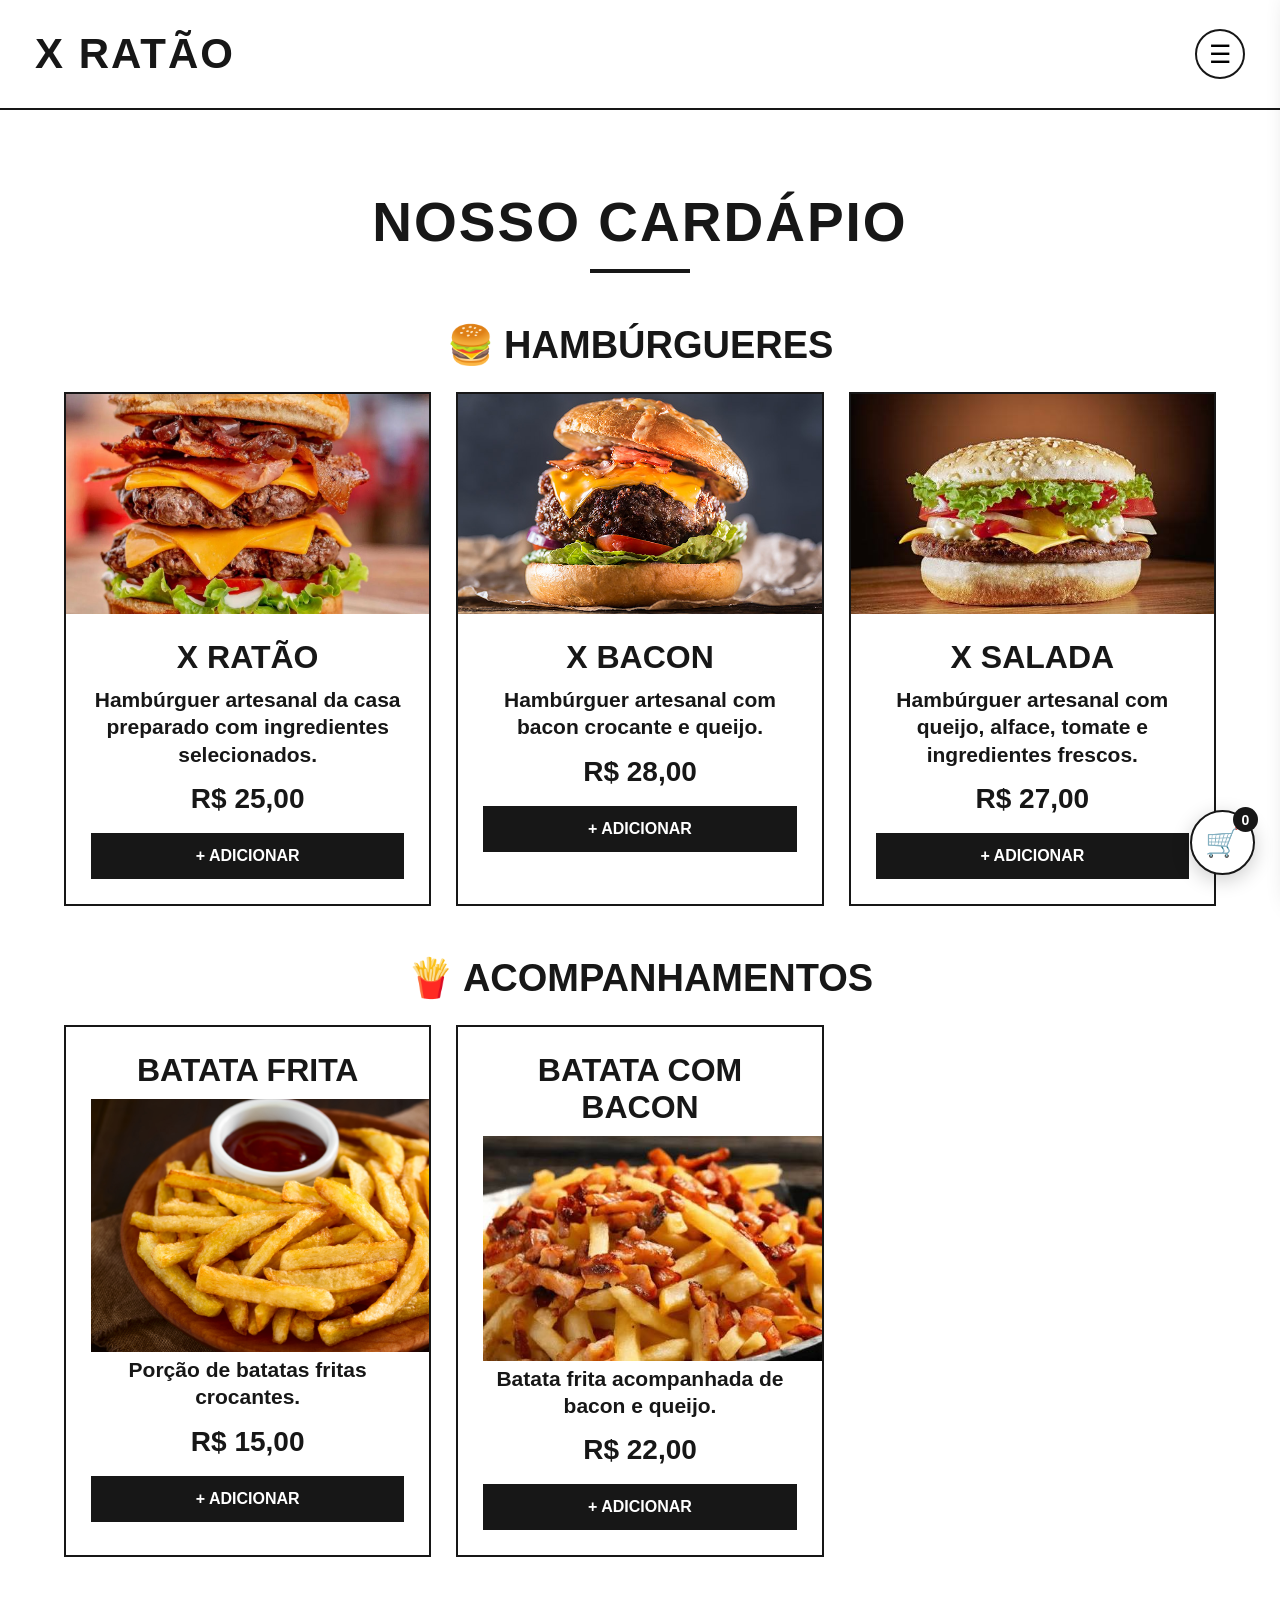
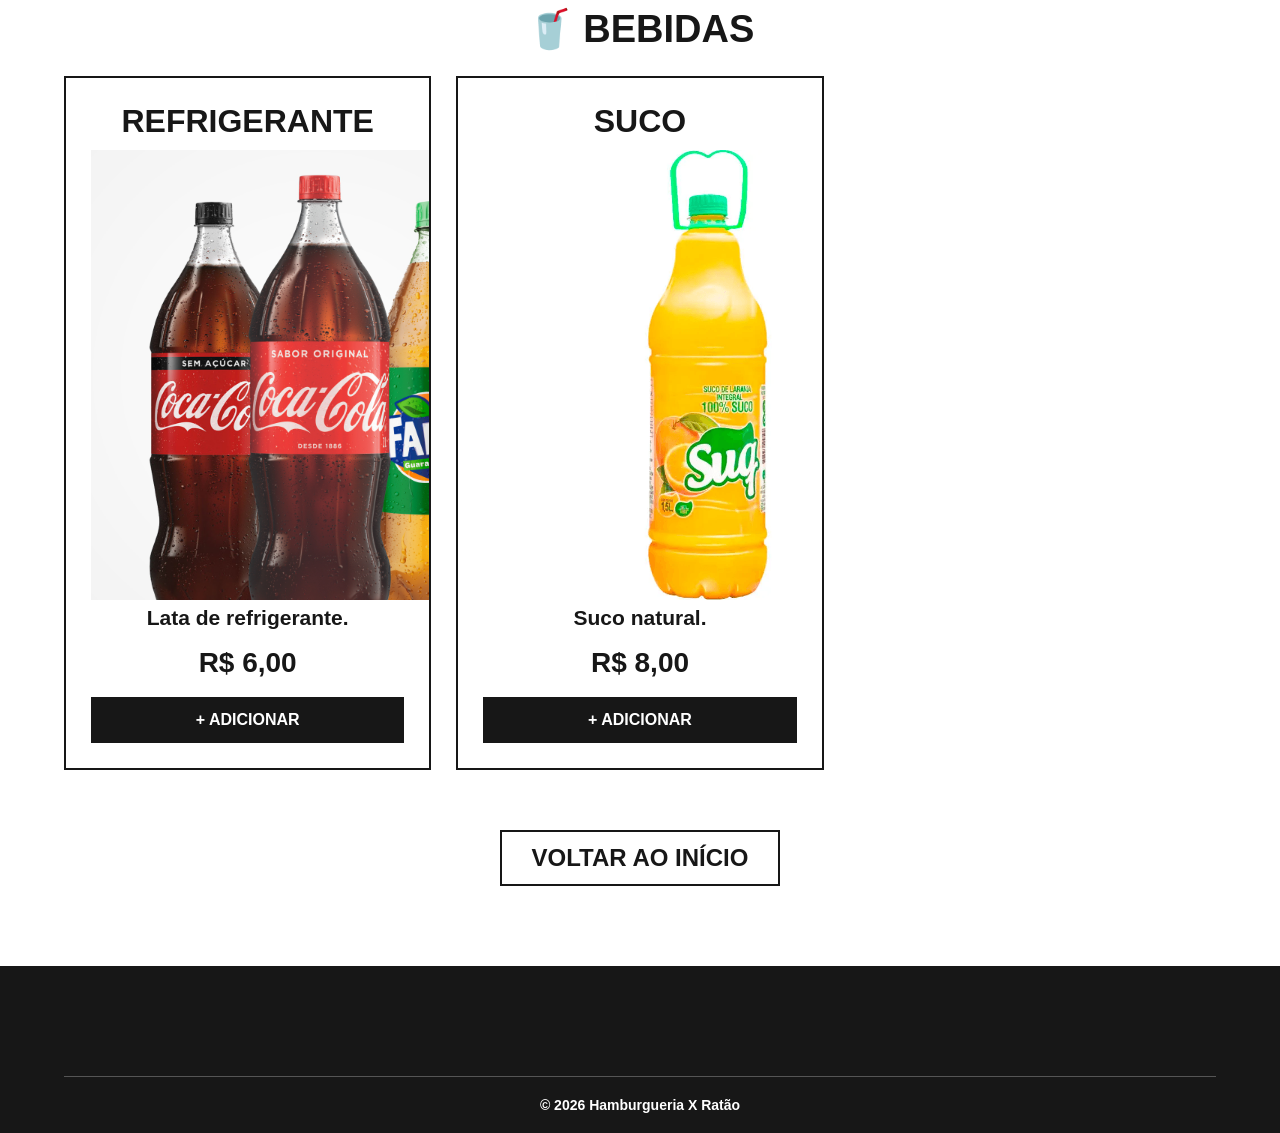
<file: cardapio.html>
<!DOCTYPE html>
<html lang="pt-BR">

<head>

    <meta charset="UTF-8">

    <meta
        name="viewport"
        content="width=device-width, initial-scale=1.0"
    >

    <title>Cardápio - X Ratão</title>

    <!-- Fonte -->
    <link rel="preconnect" href="https://fonts.googleapis.com">

    <link
        rel="preconnect"
        href="https://fonts.gstatic.com"
        crossorigin
    >

    <link
        href="https://fonts.googleapis.com/css2?family=Caveat:wght@400;500;600;700&display=swap"
        rel="stylesheet"
    >

    <!-- CSS -->
    <link
        rel="stylesheet"
        href="style.css"
    >

</head>


<body>


    <!-- =========================
         CARRINHO
    ========================== -->

    <button
        class="botao-carrinho"
        onclick="abrirCarrinho()"
        aria-label="Abrir carrinho"
    >
        🛒

        <span id="contador-carrinho">
            0
        </span>

    </button>


    <div
        id="fundo-carrinho"
        class="fundo-carrinho"
        onclick="fecharCarrinho()"
    >
    </div>


    <aside
        id="carrinho"
        class="carrinho"
    >

        <div class="cabecalho-carrinho">

            <h2>
                🛒 SEU PEDIDO
            </h2>

            <button
                onclick="fecharCarrinho()"
                class="fechar-carrinho"
                aria-label="Fechar carrinho"
            >
                ×
            </button>

        </div>


        <div
            id="itens-carrinho"
            class="itens-carrinho"
        >

            <p class="carrinho-vazio">
                Seu carrinho está vazio.
            </p>

        </div>


        <div class="rodape-carrinho">

            <div class="total-carrinho">

                <span>
                    Total:
                </span>

                <strong id="total-carrinho">
                    R$ 0,00
                </strong>

            </div>


            <button
                class="finalizar-pedido"
                onclick="finalizarPedido()"
            >
                FINALIZAR PEDIDO
            </button>

        </div>

    </aside>



    <!-- =========================
         CABEÇALHO
    ========================== -->

    <header class="header">

        <div class="logo-text">
            X RATÃO
        </div>

        <div class="logo-central">
        </div>

        <button
            class="menu-button"
            onclick="abrirMenu()"
            aria-label="Abrir menu"
        >
            ☰
        </button>

    </header>



    <!-- =========================
         MENU
    ========================== -->

    <nav id="menu" class="menu">

    <div class="menu-topo">

    <div class="logo-menu">
        <img src="imagens/logo2.png" alt="Logo X Ratão">
        <span>X RATÃO</span>
    </div>

    <button onclick="abrirMenu()" aria-label="Fechar menu">
        ×
    </button>

</div>
 </div>

    <a href="index.html">🏠 INÍCIO</a>

    <a href="cardapio.html">🍔 CARDÁPIO</a>

    <a href="cardapio.html">🛒 MEU CARRINHO</a>

    <a href="galeria.html">📸 GALERIA</a>

    <a href="sobre.html">👥 SOBRE NÓS</a>

    <a href="index.html#contato">📞 CONTATO</a>

</nav>


    <!-- =========================
         CARDÁPIO
    ========================== -->

    <main>

        <section class="secao">

            <h2>
                NOSSO CARDÁPIO
            </h2>

            <div class="linha-decorativa">
            </div>



            <!-- =========================
                 HAMBÚRGUERES
            ========================== -->

            <h3 class="titulo-cardapio">
                🍔 HAMBÚRGUERES
            </h3>


            <div class="cardapio-container">



                <!-- X RATÃO -->

                <article class="item-cardapio">

                    <img
                        src="imagens/artesanal.jpg"
                        alt="X Ratão"
                    >

                    <div class="info-cardapio">

                        <h3>
                            X RATÃO
                        </h3>

                        <p>
                            Hambúrguer artesanal da casa
                            preparado com ingredientes
                            selecionados.
                        </p>

                        <strong>
                            R$ 25,00
                        </strong>

                        <button
                            class="adicionar-carrinho"
                            onclick="adicionarCarrinho('X RATÃO', 25.00)"
                        >
                            + ADICIONAR
                        </button>

                    </div>

                </article>



                <!-- BACON -->

                <article class="item-cardapio">

                    <img
                        src="imagens/hamburguer.jpg"
                        alt="Hambúrguer com bacon"
                    >

                    <div class="info-cardapio">

                        <h3>
                            X BACON
                        </h3>

                        <p>
                            Hambúrguer artesanal com
                            bacon crocante e queijo.
                        </p>

                        <strong>
                            R$ 28,00
                        </strong>

                        <button
                            class="adicionar-carrinho"
                            onclick="adicionarCarrinho('X BACON', 28.00)"
                        >
                            + ADICIONAR
                        </button>

                    </div>

                </article>



                <!-- SALADA -->

                <article class="item-cardapio">

                    <img
                        src="imagens/xsalada.jpg"
                        alt="Hambúrguer com salada"
                    >

                    <div class="info-cardapio">

                        <h3>
                            X SALADA
                        </h3>

                        <p>
                            Hambúrguer artesanal com
                            queijo, alface, tomate e
                            ingredientes frescos.
                        </p>

                        <strong>
                            R$ 27,00
                        </strong>

                        <button
                            class="adicionar-carrinho"
                            onclick="adicionarCarrinho('X SALADA', 27.00)"
                        >
                            + ADICIONAR
                        </button>

                    </div>

                </article>


            </div>



            <!-- =========================
                 ACOMPANHAMENTOS
            ========================== -->

            <h3 class="titulo-cardapio">
                🍟 ACOMPANHAMENTOS
            </h3>


            <div class="cardapio-container">



                <!-- BATATA FRITA -->

                <article class="item-cardapio">

                    <div class="info-cardapio">

                        <h3>
                            BATATA FRITA
                        </h3>

                        <img
                            src="imagens/crocante.jpg"
                            alt="Batata frita"
                        >

                        <p>
                            Porção de batatas fritas
                            crocantes.
                        </p>

                        <strong>
                            R$ 15,00
                        </strong>

                        <button
                            class="adicionar-carrinho"
                            onclick="adicionarCarrinho('BATATA FRITA', 15.00)"
                        >
                            + ADICIONAR
                        </button>

                    </div>

                </article>



                <!-- BATATA COM BACON -->

                <article class="item-cardapio">

                    <div class="info-cardapio">

                        <h3>
                            BATATA COM BACON
                        </h3>

                        <img
                            src="imagens/batata.jpg"
                            alt="Batata com bacon"
                        >

                        <p>
                            Batata frita acompanhada
                            de bacon e queijo.
                        </p>

                        <strong>
                            R$ 22,00
                        </strong>

                        <button
                            class="adicionar-carrinho"
                            onclick="adicionarCarrinho('BATATA COM BACON', 22.00)"
                        >
                            + ADICIONAR
                        </button>

                    </div>

                </article>


            </div>



            <!-- =========================
                 BEBIDAS
            ========================== -->

            <h3 class="titulo-cardapio">
                🥤 BEBIDAS
            </h3>


            <div class="cardapio-container">



                <!-- REFRIGERANTE -->

                <article class="item-cardapio">

                    <div class="info-cardapio">

                        <h3>
                            REFRIGERANTE
                        </h3>

                        <img
                            src="imagens/Refrigerante.jpg"
                            alt="Refrigerante"
                        >

                        <p>
                            Lata de refrigerante.
                        </p>

                        <strong>
                            R$ 6,00
                        </strong>

                        <button
                            class="adicionar-carrinho"
                            onclick="adicionarCarrinho('REFRIGERANTE', 6.00)"
                        >
                            + ADICIONAR
                        </button>

                    </div>

                </article>



                <!-- SUCO -->

                <article class="item-cardapio">

                    <div class="info-cardapio">

                        <h3>
                            SUCO
                        </h3>

                        <img
                            src="imagens/suco.png"
                            alt="Suco"
                        >

                        <p>
                            Suco natural.
                        </p>

                        <strong>
                            R$ 8,00
                        </strong>

                        <button
                            class="adicionar-carrinho"
                            onclick="adicionarCarrinho('SUCO', 8.00)"
                        >
                            + ADICIONAR
                        </button>

                    </div>

                </article>


            </div>



            <!-- =========================
                 VOLTAR
            ========================== -->

            <div class="voltar-container">

                <a
                    href="index.html"
                    class="botao-sobre"
                >
                    VOLTAR AO INÍCIO
                </a>

            </div>


        </section>

    </main>



    <!-- =========================
         RODAPÉ
    ========================== -->

    <footer class="footer">

        <div class="copyright">

            © 2026 Hamburgueria X Ratão

        </div>

    </footer>



    <!-- JavaScript -->

    <script src="script.js"></script>


</body>

</html>
</file>
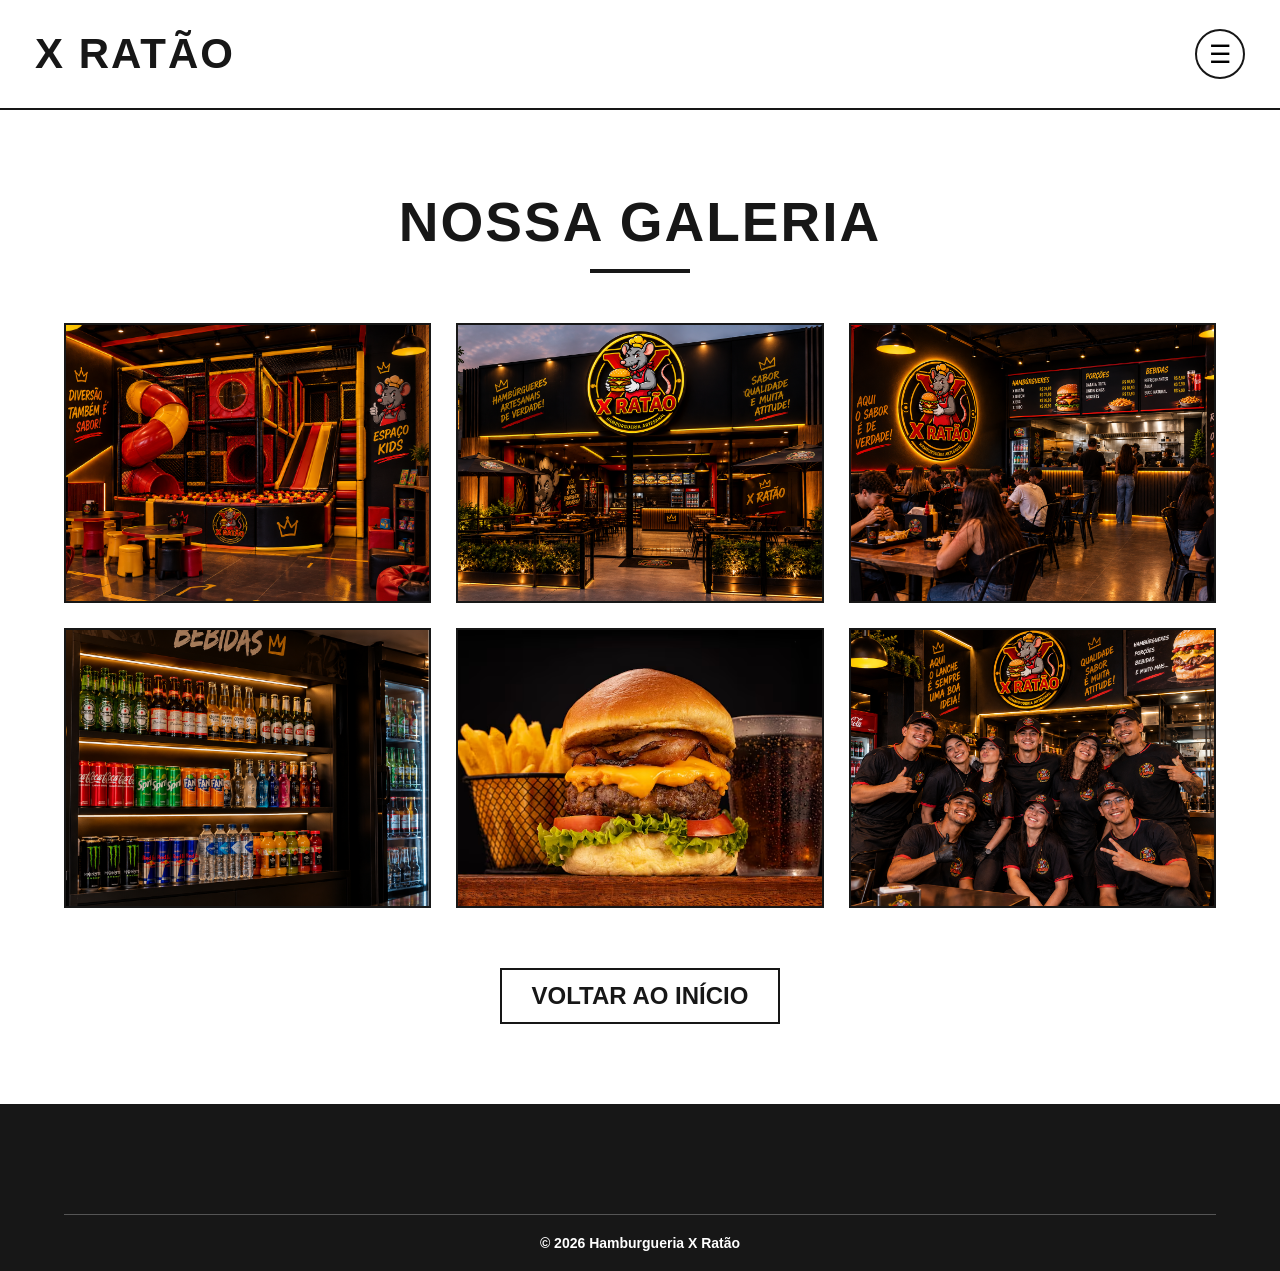
<file: galeria.html>
<!DOCTYPE html>
<html lang="pt-BR">

<head>

    <meta charset="UTF-8">

    <meta
        name="viewport"
        content="width=device-width, initial-scale=1.0"
    >

    <title>Galeria - X Ratão</title>

    <!-- Fonte -->
    <link rel="preconnect" href="https://fonts.googleapis.com">

    <link
        rel="preconnect"
        href="https://fonts.gstatic.com"
        crossorigin
    >

    <link
        href="https://fonts.googleapis.com/css2?family=Caveat:wght@400;500;600;700&display=swap"
        rel="stylesheet"
    >

    <!-- CSS -->
    <link
        rel="stylesheet"
        href="style.css"
    >

</head>


<body>


    <!-- =========================
         CABEÇALHO
    ========================== -->

    <header class="header">

        <div class="logo-text">
            X RATÃO
        </div>

        <div class="logo-central">
           
        </div>

        <button
            class="menu-button"
            onclick="abrirMenu()"
            aria-label="Abrir menu"
        >
            ☰
        </button>

    </header>


    <!-- =========================
         MENU
    ========================== -->

    <nav id="menu" class="menu">

    <div class="menu-topo">

    <div class="logo-menu">
        <img src="imagens/logo2.png" alt="Logo X Ratão">
        <span>X RATÃO</span>
    </div>

    <button onclick="abrirMenu()" aria-label="Fechar menu">
        ×
    </button>

</div>
 </div>

    <a href="index.html">🏠 INÍCIO</a>

    <a href="cardapio.html">🍔 CARDÁPIO</a>

    <a href="cardapio.html">🛒 MEU CARRINHO</a>

    <a href="galeria.html">📸 GALERIA</a>

    <a href="sobre.html">👥 SOBRE NÓS</a>

    <a href="index.html#contato">📞 CONTATO</a>

</nav>


    <!-- =========================
         GALERIA
    ========================== -->

    <main>

        <section class="secao">

            <h2>
                NOSSA GALERIA
            </h2>

            <div class="linha-decorativa"></div>


            <div class="galeria-container">


                <!-- FOTO 1 -->

                <div class="foto-galeria">

                    <img
                        src="imagens/parquinho.png"
                        alt="Hamburgueria X Ratão"
                    >

                </div>


                <!-- FOTO 2 -->

               
                <div class="foto-galeria">

                    <img
                        src="imagens/entrada.png"
                        alt="Ambiente da hamburgueria"
                    >

                </div>


                <!-- FOTO 3 -->

                <div class="foto-galeria">

                    <img
                        src="imagens/espaco gente.png"
                        alt="Hambúrguer artesanal"
                    >

                </div>
                       <div class="foto-galeria">

                    <img
                        src="imagens/deck.png"
                        alt="Hambúrguer artesanal"
                    >

                </div>
                 <div class="foto-galeria">

                    <img
                        src="imagens/combo.avif"
                        alt="Hambúrguer artesanal"
                    >

                </div>
                 <div class="foto-galeria">

                    <img
                        src="imagens/galera.png"
                        alt="Hambúrguer artesanal"
                    >

                </div>
                </div>


            </div>


            <!-- =========================
                 VOLTAR
            ========================== -->

            <div class="voltar-container">

                <a
                    href="index.html"
                    class="botao-sobre"
                >
                    VOLTAR AO INÍCIO
                </a>

            </div>

        </section>

    </main>


    <!-- =========================
         RODAPÉ
    ========================== -->

    <footer class="footer">

        <div class="copyright">

            © 2026 Hamburgueria X Ratão

        </div>

    </footer>


    <!-- JavaScript -->

    <script src="script.js"></script>

</body>

</html>
</file>
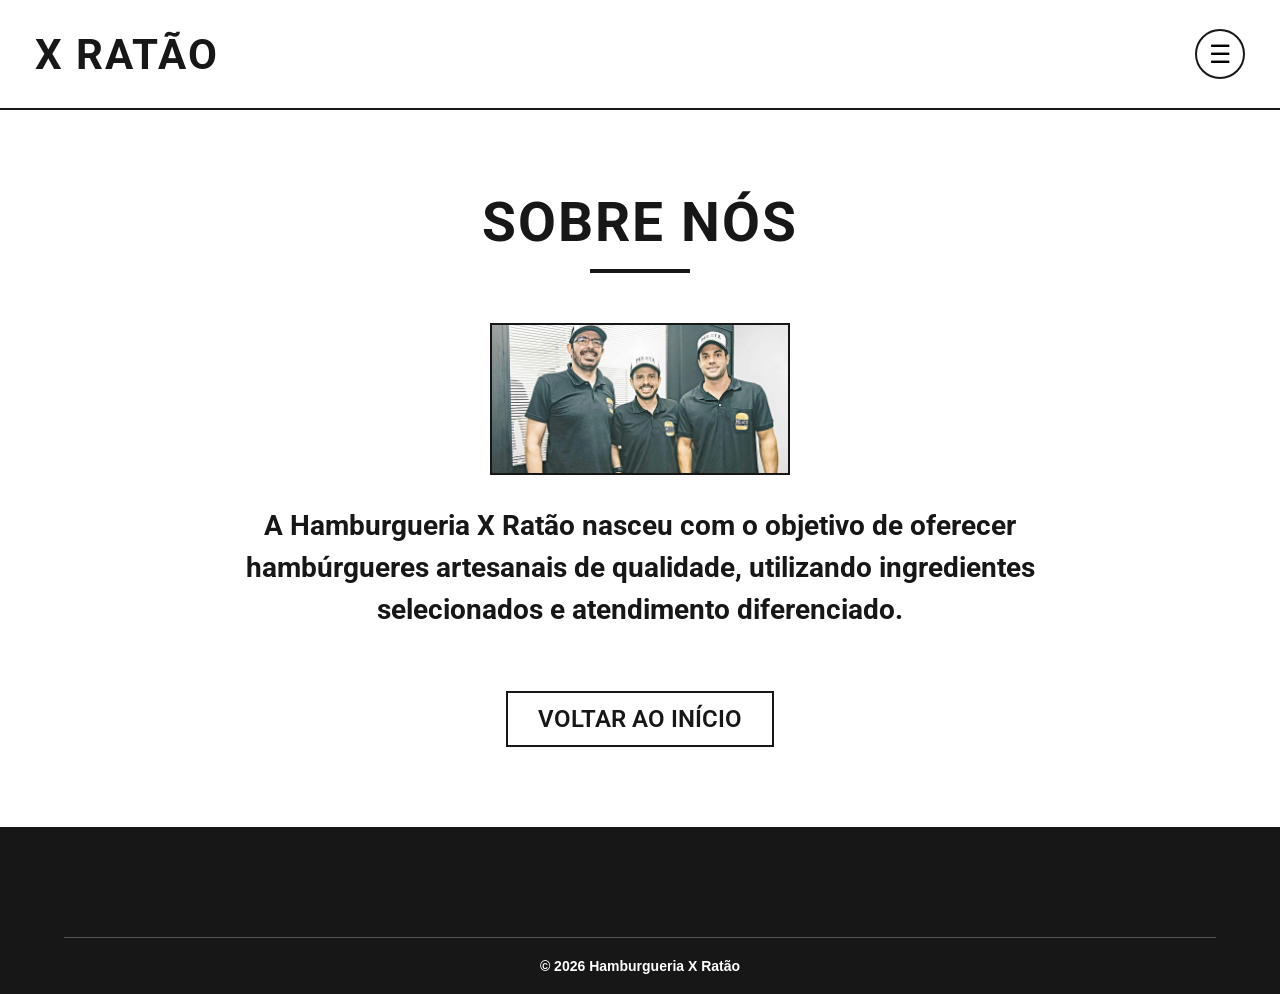
<file: sobre.html>
<!DOCTYPE html>
<html lang="pt-BR">

<head>

    <meta charset="UTF-8">

    <meta
        name="viewport"
        content="width=device-width, initial-scale=1.0"
    >

    <title>Sobre Nós - X Ratão</title>

    <!-- Fonte -->
    <link rel="preconnect" href="https://fonts.googleapis.com">

    <link
        rel="preconnect"
        href="https://fonts.gstatic.com"
        crossorigin
    >

    <link
    href="https://fonts.googleapis.com/css2?family=Roboto:wght@700&display=swap"
    rel="stylesheet"
>
    <!-- CSS -->
    <link
        rel="stylesheet"
        href="style.css"
    >

</head>


<body>


    <!-- =========================
         CABEÇALHO
    ========================== -->

    <header class="header">

        <div class="logo-text">
            X RATÃO
        </div>

        <div class="logo-central">
            
        </div>

        <button
            class="menu-button"
            onclick="abrirMenu()"
            aria-label="Abrir menu"
        >
            ☰
        </button>

    </header>


    <!-- =========================
         MENU
    ========================== -->

    <nav id="menu" class="menu">

    <div class="menu-topo">

    <div class="logo-menu">
        <img src="imagens/logo2.png" alt="Logo X Ratão">
        <span>X RATÃO</span>
    </div>

    <button onclick="abrirMenu()" aria-label="Fechar menu">
        ×
    </button>

</div>
 </div>

    <a href="index.html">🏠 INÍCIO</a>

    <a href="cardapio.html">🍔 CARDÁPIO</a>

    <a href="cardapio.html">🛒 MEU CARRINHO</a>

    <a href="galeria.html">📸 GALERIA</a>

    <a href="sobre.html">👥 SOBRE NÓS</a>

    <a href="index.html#contato">📞 CONTATO</a>

</nav>


    <!-- =========================
         SOBRE NÓS
    ========================== -->

    <main>

        <section class="secao">

            <h2>
                SOBRE NÓS
            </h2>

            <div class="linha-decorativa"></div>


            <img
                src="imagens/donos.jpg"
                alt="Donos da Hamburgueria"
                class="imagem-donos"
            >


            <div class="texto-sobre">

                <p>
                    A Hamburgueria X Ratão nasceu com o objetivo de
                    oferecer hambúrgueres artesanais de qualidade,
                    utilizando ingredientes selecionados e
                    atendimento diferenciado.
                </p>

            </div>


            <!-- BOTÃO VOLTAR -->

            <div class="voltar-container">

                <a
                    href="index.html"
                    class="botao-sobre"
                >
                    VOLTAR AO INÍCIO
                </a>

            </div>

        </section>

    </main>


    <!-- =========================
         RODAPÉ
    ========================== -->

    <footer class="footer">

        <div class="copyright">

            © 2026 Hamburgueria X Ratão

        </div>

    </footer>


    <!-- JavaScript -->

    <script src="script.js"></script>

</body>

</html>
</file>
<file: style.css>
/* =========================================================
   X RATÃO - ESTILO PRINCIPAL
========================================================= */


/* =========================================================
   RESET
========================================================= */

* {
    margin: 0;
    padding: 0;
    box-sizing: border-box;
}


html {
    scroll-behavior: smooth;
}


body {
    font-family: 'Roboto', sans-serif;
    font-weight: 700;
    background: #ffffff;
    color: #171717;
}

.logo-central img{
    width: 250px;
    p
}

.info-cardapio img{
    width: 450px;
}


/* =========================================================
   CABEÇALHO
========================================================= */

.header {
    width: 100%;
    min-height: 110px;

    background: #ffffff;

    display: flex;
    align-items: center;
    justify-content: center;

    position: relative;

    border-bottom: 2px solid #171717;
}


/* Logo escrita */

.logo-text {
    position: absolute;

    left: 35px;

    font-size: 42px;
    font-weight: 700;

    letter-spacing: 2px;
}


/* Rato central */

.logo-central {
    font-size: 55px;

    display: flex;
    align-items: center;
    justify-content: center;
}


/* =========================================================
   BOTÃO DO MENU
========================================================= */

.menu-button {
    position: absolute;

    right: 35px;

    width: 50px;
    height: 50px;

    background: transparent;

    border: 2px solid #171717;

    border-radius: 50%;

    font-size: 25px;

    cursor: pointer;

    transition: 0.3s;
}


.menu-button:hover {
    background: #171717;
    color: #fff;
}


/* =========================================================
   MENU
========================================================= */

.menu {
    width: 100%;

    background: #171717;

    display: flex;

    justify-content: center;

    align-items: center;

    gap: 45px;

    padding: 15px;

    position: relative;

    z-index: 100;
}


.menu a {
    color: #fff;

    text-decoration: none;

    font-size: 25px;

    font-weight: 600;

    transition: 0.3s;
}


.menu a:hover {
    color: #d8c8a8;

    transform: translateY(-2px);
}


/* =========================================================
   HERO
========================================================= */

.hero {
    min-height: 550px;

    width: 100%;

    display: flex;

    justify-content: center;

    align-items: center;

    text-align: center;

    background:
        linear-gradient(
            rgba(255, 255, 255, 0.75),
            rgba(255, 255, 255, 0.75)
        ),
        url("imagens/ratao.jpg");

    background-size: cover;

    background-position: center;
}


.hero-conteudo {
    display: flex;

    flex-direction: column;

    align-items: center;

    gap: 10px;
}


.pequeno-titulo {
    font-size: 30px;

    font-weight: 600;

    letter-spacing: 4px;
}


.hero h1 {
    font-size: 110px;

    line-height: 1;

    font-weight: 700;

    letter-spacing: 4px;
}


.botao-sobre {
    display: inline-block;

    margin-top: 20px;

    padding: 12px 30px;

    border: 2px solid #171717;

    color: #171717;

    text-decoration: none;

    font-size: 24px;

    font-weight: 600;

    transition: 0.3s;
}


.botao-sobre:hover {
    background: #171717;

    color: #fff;
}


/* =========================================================
   SEÇÕES
========================================================= */

.secao {
    width: 90%;

    max-width: 1200px;

    margin: 0 auto;

    padding: 80px 0;
}


.secao h2 {
    text-align: center;

    font-size: 55px;

    font-weight: 700;

    letter-spacing: 2px;
}


.linha-decorativa {
    width: 100px;

    height: 4px;

    background: #171717;

    margin: 15px auto 50px;
}


/* =========================================================
   AVALIAÇÕES
========================================================= */

.avaliacoes-container {
    display: grid;

    grid-template-columns:
        repeat(4, 1fr);

    gap: 25px;
}


.card-avaliacao {
    border: 2px solid #171717;

    padding: 30px;

    text-align: center;

    min-height: 220px;

    display: flex;

    flex-direction: column;

    justify-content: center;

    transition: 0.3s;
}


.card-avaliacao:hover {
    transform: translateY(-5px);
}


.estrelas {
    font-size: 28px;

    margin-bottom: 15px;
}


.card-avaliacao p {
    font-size: 22px;

    line-height: 1.3;
}


.card-avaliacao .cliente {
    margin-top: 15px;

    font-weight: 700;
}


/* =========================================================
   DESTAQUES
========================================================= */

.destaques {
    border-top: 2px solid #171717;
}


.destaques-container {
    display: grid;

    grid-template-columns:
        repeat(3, 1fr);

    gap: 30px;
}


.card-destaque {
    border: 2px solid #171717;

    overflow: hidden;

    text-align: center;

    background: #ffffff;

    transition: 0.3s;
}


.card-destaque:hover {
    transform: translateY(-5px);
}


.imagem-destaque {
    width: 100%;

    height: 260px;

    overflow: hidden;
}


.imagem-destaque img {


    width: 100%;

    height: 100%;

    object-fit: cover;

    display: block;

    transition: 0.4s;
}


.card-destaque:hover img {
    transform: scale(1.05);
}


.card-destaque h3 {
    font-size: 30px;

    margin: 20px 15px 5px;
}


.card-destaque p {
    font-size: 21px;

    padding: 0 20px 25px;
}


/* =========================================================
   SOBRE NÓS
========================================================= */

.imagem-donos {
    width: 300px;

    max-width: 100%;

    display: block;

    margin: 0 auto 30px;

    border: 2px solid #171717;
}


.texto-sobre {
    max-width: 900px;

    margin: 0 auto;

    text-align: center;
}


.texto-sobre p {
    font-size: 28px;

    line-height: 1.5;
}


.voltar-container {
    text-align: center;

    margin-top: 40px;
}


/* =========================================================
   CARDÁPIO
========================================================= */

.titulo-cardapio {
    font-size: 38px;

    margin: 50px 0 25px;

    text-align: center;
}


.cardapio-container {
    display: grid;

    grid-template-columns:
        repeat(3, 1fr);

    gap: 25px;

    margin-bottom: 30px;
}


.item-cardapio {
    border: 2px solid #171717;

    background: #ffffff;

    overflow: hidden;

    transition: 0.3s;
}


.item-cardapio:hover {
    transform: translateY(-5px);
}


.item-cardapio > img {
    width: 100%;

    height: 220px;

    object-fit: cover;

    display: block;
}


.info-cardapio {
    padding: 25px;

    text-align: center;
}


.info-cardapio h3 {
    font-size: 32px;

    margin-bottom: 10px;
}


.info-cardapio p {
    font-size: 21px;

    line-height: 1.3;

    margin-bottom: 15px;
}


.info-cardapio strong {
    font-size: 28px;
}


/* =========================================================
   GALERIA
========================================================= */

.galeria-container {
    display: grid;

    grid-template-columns:
        repeat(3, 1fr);

    gap: 25px;
}


.foto-galeria {
    width: 100%;

    height: 280px;

    overflow: hidden;

    border: 2px solid #171717;
}


.foto-galeria img {
    width: 100%;

    height: 100%;

    object-fit: cover;

    display: block;

    transition: 0.4s;
}


.foto-galeria:hover img {
    transform: scale(1.08);
}


/* =========================================================
   RODAPÉ
========================================================= */

.footer {
    background: #171717;

    color: #fff;

    padding: 60px 5% 0;

    text-align: center;
}


.footer h2 {
    font-size: 45px;

    margin-bottom: 40px;
}


.footer-container {
    max-width: 1100px;

    margin: 0 auto;

    display: grid;

    grid-template-columns:
        repeat(2, 1fr);

    gap: 60px;

    text-align: left;
}


.footer h3 {
    font-size: 28px;

    margin: 20px 0 5px;
}


.footer p {
    font-size: 22px;

    margin-bottom: 5px;
}


/* =========================================================
   REDES SOCIAIS
========================================================= */

.redes {
    text-align: center;
}


.icones-redes {
    display: flex;

    justify-content: center;

    gap: 15px;

    margin: 20px 0 35px;
}


.icones-redes a {
    width: 45px;

    height: 45px;

    border: 2px solid #fff;

    border-radius: 50%;

    display: flex;

    align-items: center;

    justify-content: center;

    color: #fff;

    text-decoration: none;

    font-family: Arial, sans-serif;

    font-size: 20px;

    transition: 0.3s;
}


.icones-redes a:hover {
    background: #fff;

    color: #171717;
}


.pagamento {
    font-family: Arial, sans-serif;

    font-size: 15px !important;

    font-weight: bold;
}


/* =========================================================
   COPYRIGHT
========================================================= */

.copyright {
    border-top: 1px solid #555;

    margin-top: 50px;

    padding: 20px;

    font-family: Arial, sans-serif;

    font-size: 14px;
}


/* =========================================================
   RESPONSIVIDADE
========================================================= */

@media (max-width: 900px) {

    .avaliacoes-container {
        grid-template-columns:
            repeat(2, 1fr);
    }


    .destaques-container {
        grid-template-columns:
            repeat(2, 1fr);
    }


    .cardapio-container {
        grid-template-columns:
            repeat(2, 1fr);
    }


    .galeria-container {
        grid-template-columns:
            repeat(2, 1fr);
    }

}


@media (max-width: 650px) {

    /* CABEÇALHO */

    .header {
        min-height: 90px;
    }


    .logo-text {
        left: 15px;

        font-size: 30px;
    }


    .logo-central {
        font-size: 40px;
    }


    .menu-button {
        right: 15px;

        width: 42px;

        height: 42px;

        font-size: 21px;
    }


    /* HERO */

    .hero {
        min-height: 450px;
    }


    .pequeno-titulo {
        font-size: 24px;
    }


    .hero h1 {
        font-size: 65px;
    }


    /* SEÇÕES */

    .secao {
        width: 90%;

        padding: 55px 0;
    }


    .secao h2 {
        font-size: 42px;
    }


    /* AVALIAÇÕES */

    .avaliacoes-container {
        grid-template-columns: 1fr;
    }


    /* DESTAQUES */

    .destaques-container {
        grid-template-columns: 1fr;
    }


    /* CARDÁPIO */

    .cardapio-container {
        grid-template-columns: 1fr;
    }


    .titulo-cardapio {
        font-size: 32px;
    }


    /* GALERIA */

    .galeria-container {
        grid-template-columns: 1fr;
    }


    .foto-galeria {
        height: 300px;
    }


    /* SOBRE */

    .texto-sobre p {
        font-size: 24px;
    }


    /* RODAPÉ */

    .footer-container {
        grid-template-columns: 1fr;

        gap: 20px;

        text-align: center;
    }


    .footer h2 {
        font-size: 38px;
    }

}

/* =========================================
   CARRINHO - X RATÃO
========================================= */


/* BOTÃO DO CARRINHO */

.botao-carrinho {

    position: fixed;

    right: 25px;
    bottom: 25px;

    width: 65px;
    height: 65px;

    border: 2px solid #171717;

    border-radius: 50%;

    background: #ffffff;

    color: #171717;

    font-size: 28px;

    cursor: pointer;

    z-index: 1000;

    box-shadow:
        0 5px 20px rgba(0, 0, 0, 0.20);

    transition: 0.3s;

}


.botao-carrinho:hover {

    transform: scale(1.08);

}


/* CONTADOR */

#contador-carrinho {

    position: absolute;

    top: -5px;
    right: -5px;

    width: 25px;
    height: 25px;

    display: flex;

    align-items: center;
    justify-content: center;

    background: #171717;

    color: #ffffff;

    border-radius: 50%;

    font-size: 14px;

    font-weight: 700;

}


/* FUNDO ESCURO */

.fundo-carrinho {

    position: fixed;

    inset: 0;

    background: rgba(0, 0, 0, 0.50);

    opacity: 0;

    visibility: hidden;

    transition: 0.3s;

    z-index: 999;

}


.fundo-carrinho.ativo {

    opacity: 1;

    visibility: visible;

}


/* PAINEL DO CARRINHO */

.carrinho {

    position: fixed;

    top: 0;
    right: -450px;

    width: 430px;

    max-width: 90%;

    height: 100vh;

    background: #ffffff;

    z-index: 1001;

    display: flex;

    flex-direction: column;

    box-shadow:
        -5px 0 25px rgba(0, 0, 0, 0.30);

    transition: 0.4s;

}


.carrinho.aberto {

    right: 0;

}


/* CABEÇALHO */

.cabecalho-carrinho {

    display: flex;

    align-items: center;

    justify-content: space-between;

    padding: 25px;

    border-bottom: 2px solid #171717;

}


.cabecalho-carrinho h2 {

    margin: 0;

    font-size: 25px;

}


.fechar-carrinho {

    border: none;

    background: transparent;

    font-size: 35px;

    cursor: pointer;

    line-height: 1;

}


/* ITENS */

.itens-carrinho {

    flex: 1;

    overflow-y: auto;

    padding: 20px;

}


.carrinho-vazio {

    text-align: center;

    margin-top: 50px;

    font-size: 20px;

}


/* ITEM */

.item-carrinho {

    border-bottom: 1px solid #cccccc;

    padding: 20px 0;

    display: grid;

    grid-template-columns: 1fr auto;

    gap: 10px;

}


.informacoes-item h3 {

    margin: 0;

    font-size: 19px;

}


.informacoes-item p {

    margin: 5px 0 0;

    font-size: 16px;

}


.controles-item {

    display: flex;

    align-items: center;

    gap: 10px;

}


.controles-item button {

    width: 30px;
    height: 30px;

    border: 1px solid #171717;

    background: #ffffff;

    cursor: pointer;

    font-size: 18px;

}


.controles-item span {

    min-width: 20px;

    text-align: center;

}


.subtotal {

    font-size: 17px;

}


.remover-item {

    border: none;

    background: transparent;

    cursor: pointer;

    font-size: 18px;

}


/* RODAPÉ DO CARRINHO */

.rodape-carrinho {

    padding: 25px;

    border-top: 2px solid #171717;

}


.total-carrinho {

    display: flex;

    justify-content: space-between;

    font-size: 23px;

    margin-bottom: 20px;

}


.finalizar-pedido {

    width: 100%;

    padding: 16px;

    border: 2px solid #171717;

    background: #171717;

    color: #ffffff;

    font-family: 'Roboto', sans-serif;

    font-weight: 700;

    font-size: 18px;

    cursor: pointer;

    transition: 0.3s;

}


.finalizar-pedido:hover {

    background: #ffffff;

    color: #171717;

}


/* BOTÃO ADICIONAR */

.adicionar-carrinho {

    display: block;

    width: 100%;

    margin-top: 18px;

    padding: 12px;

    border: 2px solid #171717;

    background: #171717;

    color: #ffffff;

    font-family: 'Roboto', sans-serif;

    font-weight: 700;

    font-size: 16px;

    cursor: pointer;

    transition: 0.3s;

}


.adicionar-carrinho:hover {

    background: #ffffff;

    color: #171717;

}


/* CELULAR */

@media (max-width: 500px) {

    .carrinho {

        width: 100%;

        max-width: 100%;

    }


    .botao-carrinho {

        right: 15px;

        bottom: 15px;

    }

}


/* =========================
   MENU LATERAL X RATÃO
========================= */

.menu {
    position: fixed;
    top: 0;
    right: -350px;
    width: 320px;
    height: 100vh;
    background: #171717;
    display: flex;
    flex-direction: column;
    padding: 0;
    z-index: 2000;
    transition: right 0.4s ease;
    box-shadow: -5px 0 20px rgba(0, 0, 0, 0.3);
}

.menu.ativo {
    right: 0;
}


/* TOPO DO MENU */

.menu-topo {
    display: flex;
    align-items: center;
    justify-content: space-between;
    padding: 25px 30px;
    border-bottom: 1px solid #444;
}


/* NOME X RATÃO */

.menu-topo span {
    color: #fff;
    font-size: 25px;
    font-weight: 700;
    white-space: nowrap;
}


/* BOTÃO X DE FECHAR */

.menu-topo button {
    background: none;
    border: none;
    color: #f00909;
    font-size: 28px;
    font-weight: 400;
    cursor: pointer;
    padding: 5px 10px;
    margin-left: 100px;
}


.menu a {
    color: #fff;
    text-decoration: none;
    font-size: 20px;
    font-weight: 700;
    padding: 20px 25px;
    border-bottom: 1px solid #333;
    transition: 0.3s;
}


.menu a:hover {
    background: #fff;
    color: #171717;
    padding-left: 35px;
}


/* Celular */

@media (max-width: 650px) {

    .menu {
        width: 85%;
        max-width: 320px;
    }

    .menu a {
        font-size: 19px;
    }

}


.logo-menu {
    display: flex;
    flex-direction: column;
    align-items: center;
    gap: 5px;
}

.logo-menu img {
    width: 55px;
    height: auto;
}

.logo-menu span {
    color: #fff;
    font-size: 25px;
    font-weight: 700;
}
</file>
